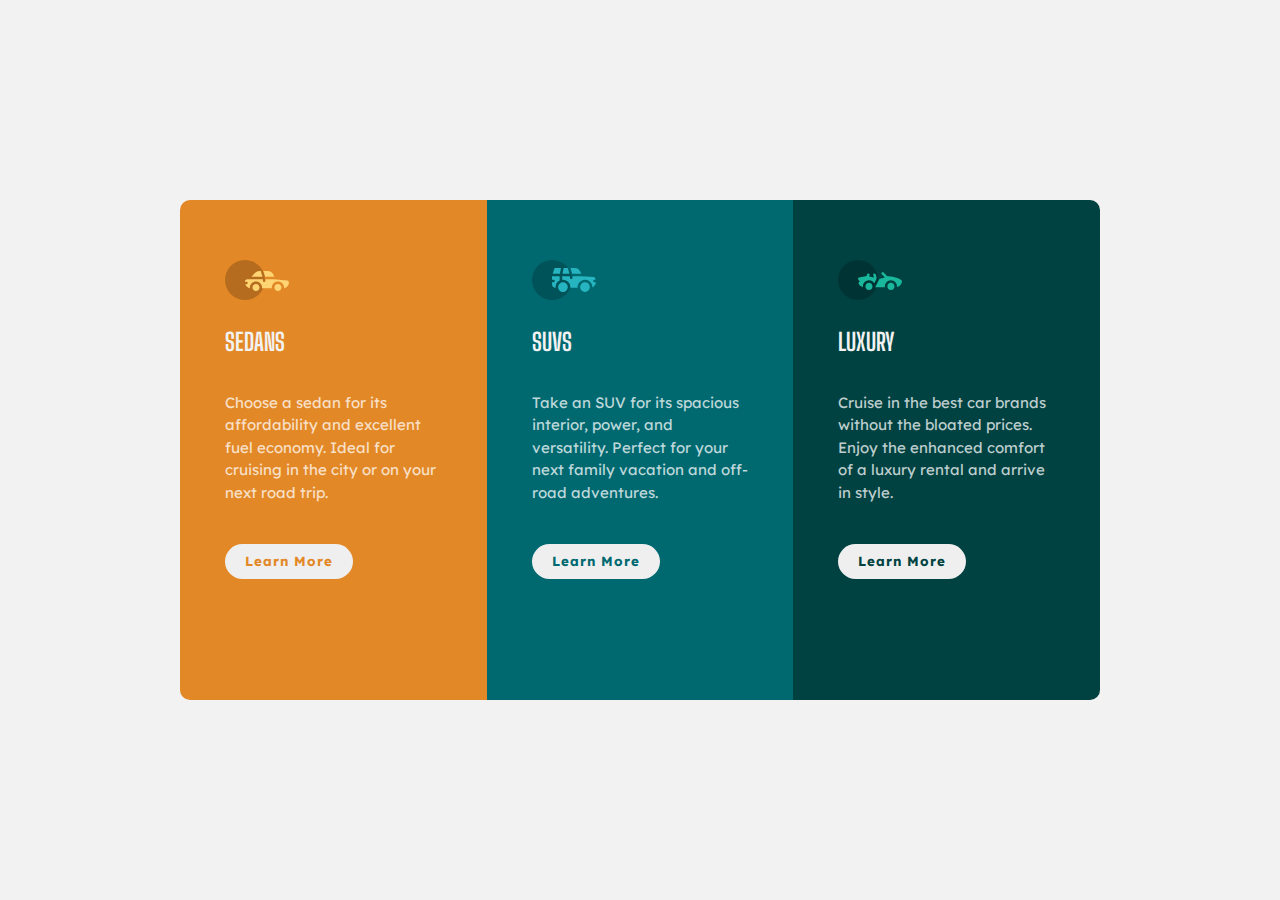
<file: 3-column-preview-card-component-main/index.html>
<!DOCTYPE html>
<html lang="en">
<head>
  <meta charset="UTF-8">
  <meta name="viewport" content="width=device-width, initial-scale=1.0"> <!-- displays site properly based on user's device -->
  <link rel="icon" type="image/png" sizes="32x32" href="./images/favicon-32x32.png">
  <link rel="preconnect" href="https://fonts.gstatic.com">
  <link href="https://fonts.googleapis.com/css2?family=Big+Shoulders+Display:wght@700&family=Lexend+Deca&display=swap" rel="stylesheet">
  <link type="text/css" rel="stylesheet" href="index.css">
  <title>Frontend Mentor | 3-column preview card component</title>
</head>
<body>
  <main>
    <div class='container'>
      <div class='item sedans'>
        <img src='./images/icon-sedans.svg' alt=''/>
        <h2>Sedans</h2>
        <p>Choose a sedan for its affordability and excellent fuel economy. Ideal for cruising in the city 
        or on your next road trip.</p>
        <button class='btn btn-1'>Learn More</button>
      </div>
      <div class='item suvs'>
        <img src='./images/icon-suvs.svg' alt=''/>
        <h2>SUVs</h2>
        <p>Take an SUV for its spacious interior, power, and versatility. Perfect for your next family vacation 
        and off-road adventures.</p>
        <button class='btn btn-2'>Learn More</button>
      </div>
      <div class='item luxury'>
        <img src='./images/icon-luxury.svg' alt=''/>
        <h2>Luxury</h2>
        <p>Cruise in the best car brands without the bloated prices. Enjoy the enhanced comfort of a luxury 
        rental and arrive in style.</p>
        <button class='btn btn-3'>Learn More</button>
      </div>
    </div>
  </main>
</body>
</html>
</file>
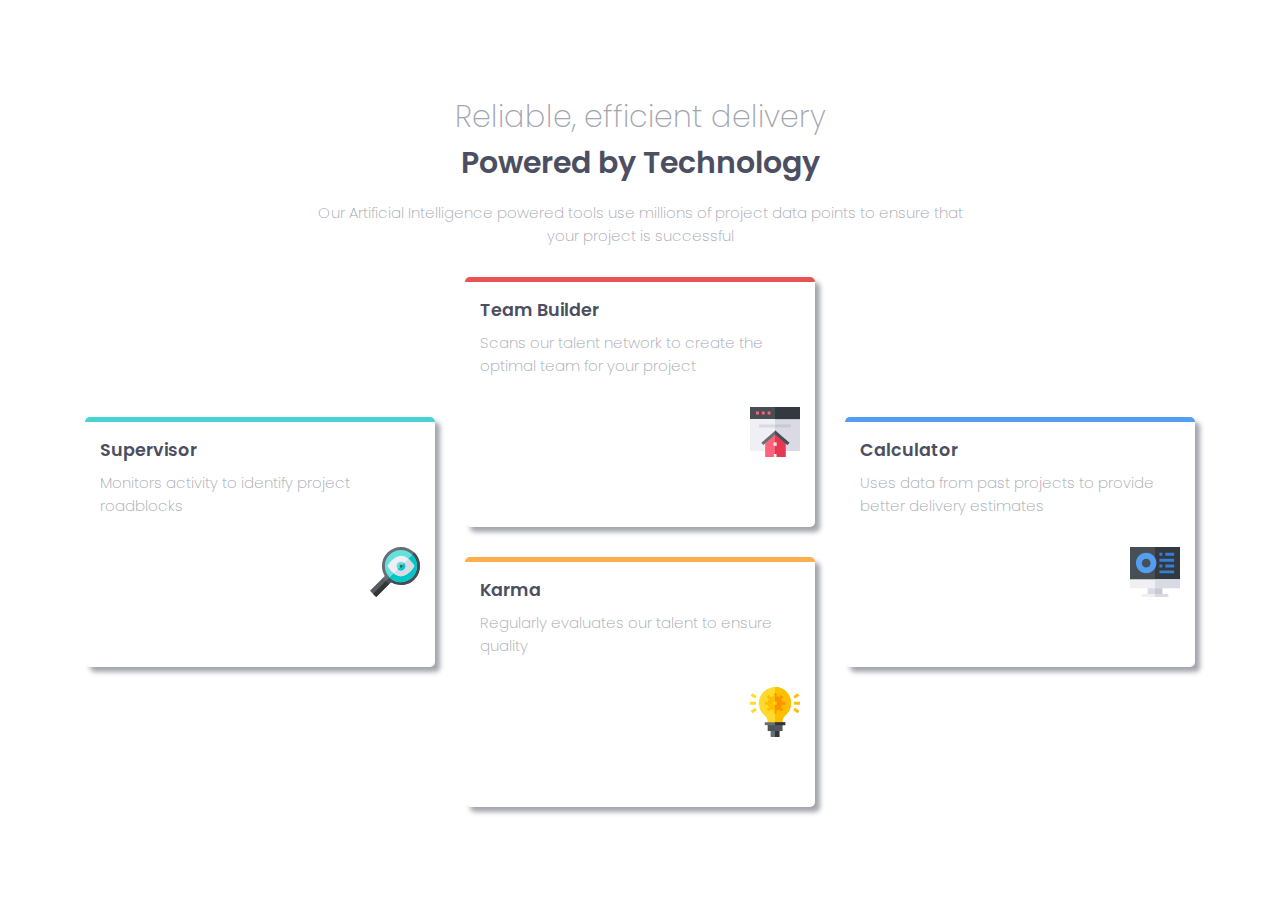
<file: four-card-feature-section-master/index.html>
<!DOCTYPE html>
<html lang="en">
<head>
  <meta charset="UTF-8">
  <meta name="viewport" content="width=device-width, initial-scale=1.0"> <!-- displays site properly based on user's device -->
  <link rel="icon" type="image/png" sizes="32x32" href="./images/favicon-32x32.png">
  <link rel="preconnect" href="https://fonts.gstatic.com">
  <link href="https://fonts.googleapis.com/css2?family=Poppins:wght@200;400;600&display=swap" rel="stylesheet">
  <title>Frontend Mentor | Four card feature section</title>
  <link rel="stylesheet" href='index.css'>
</head>
<body>
  <div class='container'>
    <div class='container-hero'>
      <h1 class='accent'>Reliable, efficient delivery</h1>
      <h1>Powered by Technology</h1>
      <p> Our Artificial Intelligence powered tools use millions of project data points 
        to ensure that your project is successful
      </p>
    </div>
    <div class='cards'>
      <div class='card supervisor'>
        <div class='card-info'>
          <h3>Supervisor</h3>
          <p>Monitors activity to identify project roadblocks</p>
        </div>
        <img src='images/icon-supervisor.svg' alt=''/>
      </div>
      <div class='card team-builder'>
        <div class='card-info'>
          <h3>Team Builder</h3>
          <p>Scans our talent network to create the optimal team for your project</p>
        </div>
        <img src='images/icon-team-builder.svg' alt=''/>
      </div>
      <div class='card karma'>
        <div class='card-info'>
          <h3>Karma</h3>
          <p> Regularly evaluates our talent to ensure quality</p>
        </div>
        <img src='images/icon-karma.svg' alt=''/>
      </div>
      <div class='card calculator'>
        <div class='card-info'>
          <h3>Calculator</h3>
          <p>Uses data from past projects to provide better delivery estimates</p>
        </div>
        <img src='images/icon-calculator.svg' alt=''/>
      </div>
    </div>
  </div>
</body>
</html>
</file>
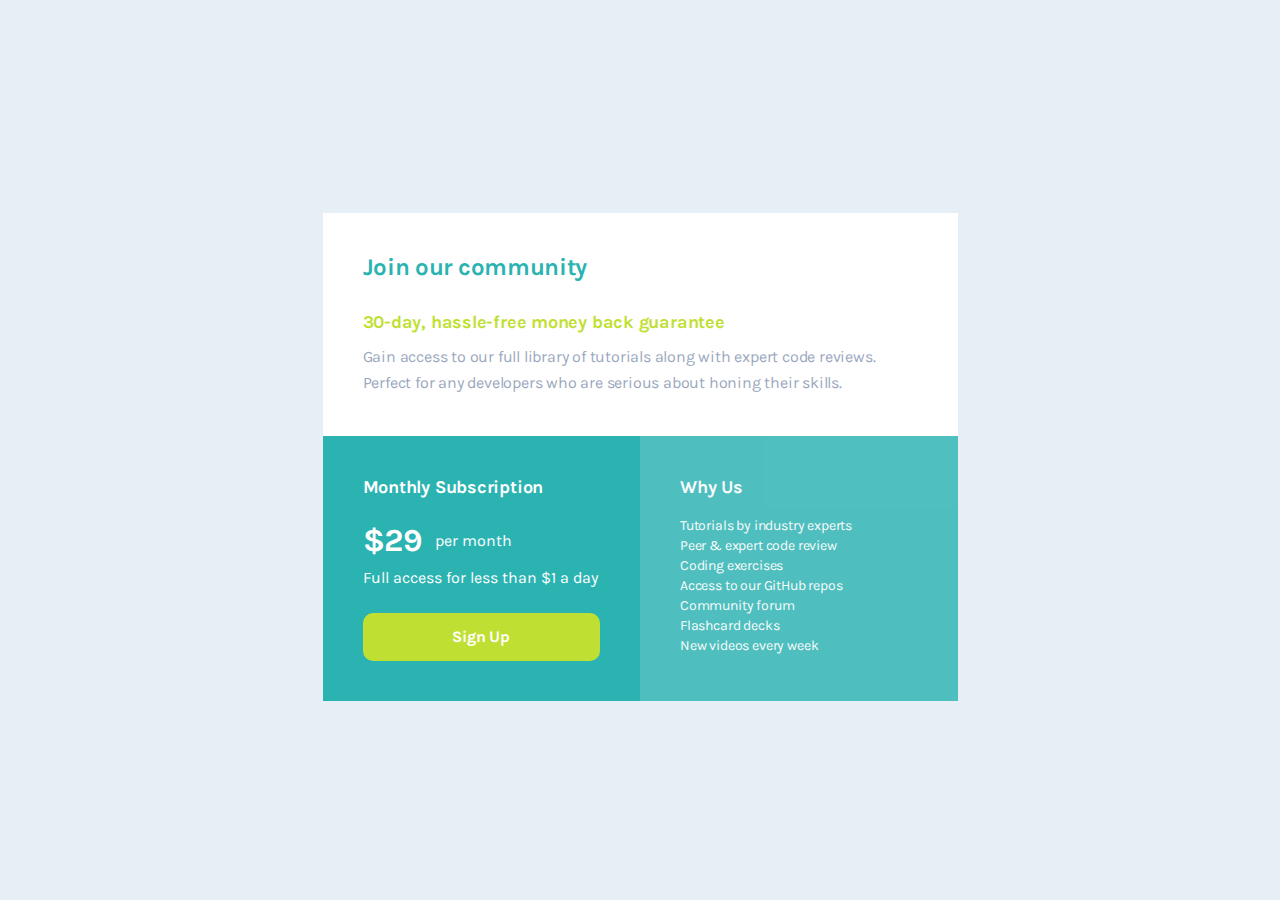
<file: single-price-grid-component-master/index.html>
<!DOCTYPE html>
<html lang="en">
<head>
  <meta charset="UTF-8">
  <meta name="viewport" content="width=device-width, initial-scale=1.0"> <!-- displays site properly based on user's device -->
  <link rel="icon" type="image/png" sizes="32x32" href="./images/favicon-32x32.png">
  <link rel="preconnect" href="https://fonts.googleapis.com">
  <link rel="preconnect" href="https://fonts.gstatic.com" crossorigin>
  <link href="https://fonts.googleapis.com/css2?family=Karla:wght@400;700&display=swap" rel="stylesheet">
  <link rel='stylesheet' type="text/css" href='index.css'>
  <title>Frontend Mentor | Single Price Grid Component</title>
</head>
<body>
  <div class='container'>
    <div class='top-grid'>
      <h1>Join our community</h1>
      <h3>30-day, hassle-free money back guarantee</h3>
      <p>Gain access to our full library of tutorials along with expert code reviews.</p>
      <p>Perfect for any developers who are serious about honing their skills.</p>
    </div>
    <div class='left-grid'>
      <h3>Monthly Subscription</h3>
      <div class='monthly'>
        <span class='price'>&dollar;29</span><p>per month</p>
      </div>
      <p>Full access for less than <span>&dollar;1 </span>a day</p>
      <button class='btn'>Sign Up</button>
    </div>
    <div class='right-grid'>
      <h3>Why Us</h3>
      <ul>
        <li>Tutorials by industry experts</li>
        <li>Peer &amp; expert code review</li>
        <li>Coding exercises</li>
        <li>Access to our GitHub repos</li>
        <li>Community forum</li>
        <li>Flashcard decks</li>
        <li>New videos every week</li>
      </ul>
    </div>
  </div>
</body>
</html>
</file>
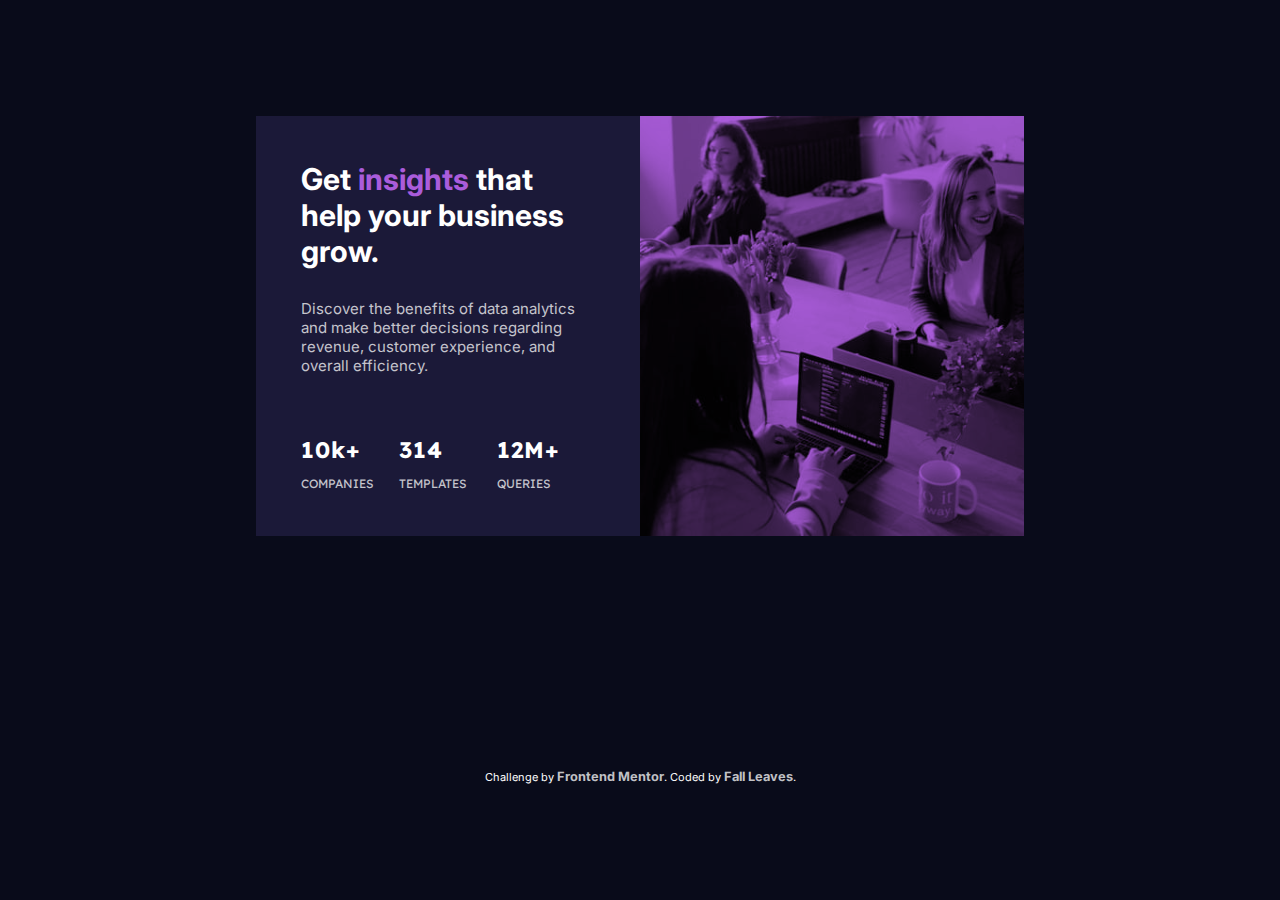
<file: stats-preview-card-component-main 2/index.html>
<!DOCTYPE html>
<html lang="en">
<head>
  <meta charset="UTF-8">
  <meta name="viewport" content="width=device-width, initial-scale=1.0"> <!-- displays site properly based on user's device -->
  <link rel="icon" type="image/png" sizes="32x32" href="./images/favicon-32x32.png">
  <link rel="preconnect" href="https://fonts.gstatic.com">
  <link href="https://fonts.googleapis.com/css2?family=Inter:wght@400;700&family=Lexend+Deca&display=swap" rel="stylesheet">
  <link rel="stylesheet" href='index.css'>
  <title>Frontend Mentor | Stats preview card component</title>
</head>
<body>
  <div class='card-container'>
    <div class='left-col'>
      <div class='header'>
        <h1>Get <span class='accent-text'>insights </span>that help your business grow.</h1>
      </div>
      <div class='intro'>
        <p>Discover the benefits of data analytics and make better decisions regarding revenue, customer 
        experience, and overall efficiency.</p>
      </div>
      <div class='stats'>
        <div class='stats-item'>
          <h2>10k+</h2>
          <p>companies</p>
        </div>
        <div class='stats-item'>
          <h2>314</h2>
          <p>templates</p>
        </div>
        <div class='stats-item'>
          <h2>12M+</h2>
          <p>queries</p>
        </div>
      </div>
    </div>
    <div class='right-col'>
    
    </div>
  </div>
  <div class="attribution">
    Challenge by <a href="https://www.frontendmentor.io?ref=challenge" target="_blank">Frontend Mentor</a>. 
    Coded by <a href="#"> Fall Leaves</a>.
  </div>
</body>
</html>
</file>
<file: 3-column-preview-card-component-main/index.css>
:root{
   --bright-orange: hsl(31, 77%, 52%);
   --dark-cyan: hsl(184, 100%, 22%);
   --very-dark-cyan: hsl(179, 100%, 13%);
   --transparent-white: hsla(0, 0%, 100%, 0.75);
   --very-light-gray-background: hsl(0, 0%, 95%);
}

*,
*::before,
*::after{
    padding:0;
    margin:0;
    box-sizing:border-box;
}

body{
    background:var(--very-light-gray-background);
    display:grid;
    place-items:center;
    min-height:100vh;
    font-size:15px;
    font-family: 'Lexend Deca', sans-serif;
}

.container{
    width:920px;
    height:500px;
    max-width:1100px;
    display:grid;
    grid-template-columns:repeat(3, 1fr);
}

.item{
    padding:4em 3em;
    color:var(--transparent-white);
}

.item img{
    margin-bottom:1.5em;
}

.item h2{
    font-family: 'Big Shoulders Display', cursive;
    color:var(--very-light-gray-background);
    font-size:1.5rem;
    text-transform:uppercase;
    margin-bottom:1.5em;
}

.item p{
    line-height:1.5;
}

.btn{
    padding:0.7em 1.5em;
    border-radius:20px;
    border:none;
    outline:none;
    font-family: inherit;
    font-weight:700;
    align-self: flex-end;
    margin-top:3em;
    letter-spacing:1px;
    transition:all 0.5s ease;
}

.sedans .btn{
    color: var(--bright-orange);
}

.suvs .btn{
    color: var(--dark-cyan);
}

.luxury .btn{
    color: var(--very-dark-cyan);
}

.btn:hover{
    border:2px solid #fff;
    color:#fff;
}

.sedans .btn:hover{
    background:var(--bright-orange);
}

.suvs .btn:hover{
    background:var(--dark-cyan); 
}

.luxury .btn:hover{
    background:var(--very-dark-cyan); 
}

.item.sedans{
    background:var(--bright-orange);
    border-top-left-radius:10px;
    border-bottom-left-radius:10px;
}

.item.suvs{
    background:var(--dark-cyan);
}

.item.luxury{
    background:var(--very-dark-cyan);
    border-top-right-radius:10px;
    border-bottom-right-radius:10px;
}

@media only screen and (max-width:1000px){
    .container{
        grid-template-columns:1fr;
        grid-template-rows:repeat(3,1fr);
    }

    .item.sedans{
        border-top-right-radius:10px;
        border-bottom-left-radius:0px;
    }

    .item.luxury{
        border-top-right-radius:0px;
        border-bottom-left-radius:10px;
    }
}
</file>
<file: four-card-feature-section-master/index.css>
:root{
    /*primary*/
    --primary-red:hsl(0, 78%, 62%);
    --primary-cyan: hsl(180, 62%, 55%);
    --primary-orange:hsl(34, 97%, 64%);
    --primary-blue:hsl(212, 86%, 64%);
    /*neutral*/
    --very-dark-blue: hsl(234, 12%, 34%);
    --grayish-blue: hsl(229, 6%, 66%);
    --very-light-gray: hsl(0, 0%, 98%);
}

*,
*::before,
*::after{
    margin:0;
    padding:0;
    box-sizing: border-box;
}

body{
    font-size: 15px;
    color:var(--very-dark-blue);
    font-family: 'Poppins', sans-serif;
    display:grid;
    place-items:center;
    min-height:100vh;
}

.container{
    display:flex;
    flex-direction:column;
    align-items:center;
}

.container-hero {
    text-align:center;
    width:60vw;
    margin-bottom:2em;
    max-width:650px;
}

.container .container-hero h1.accent,
.container .container-hero p,
.card p{
    font-weight:200;
    color:var(--grayish-blue);
    
}

.container .container-hero h1:nth-child(2){
    margin-bottom:0.5em;
    font-weight:600;
}

.cards{
    display:grid;
    grid-template-columns:repeat(3,1fr);
    grid-template-rows:repeat(4,1fr);
    grid-gap:2em;
    width:1110px;
    max-width:1110px;
    height:530px;
}

.card{
    padding:1em;
    box-shadow: 5px 5px 5px var(--grayish-blue);
    border-radius:5px;
    display:flex;
    flex-direction:column;
}

.card h3{
    font-weight:600;
    margin-bottom:0.5em;
}

.card-info{
    margin-bottom:2em;
}

.card img{
   width:50px;
   height:auto;
   margin-left:auto;
   margin-right:0;
}

.supervisor{
    grid-column:1/2;
    grid-row:2/4;
    border-top:5px solid var(--primary-cyan);
}

.team-builder{
    grid-column:2/3;
    grid-row:1/3;
    border-top:5px solid var(--primary-red);
}

.karma{
    grid-column:2/3;
    grid-row:3/5;
    border-top:5px solid var(--primary-orange);
}

.calculator{
    grid-column:3/4;
    grid-row:2/4;
    border-top:5px solid var(--primary-blue);
}

@media only screen and (max-width:760px){
    .card-hero{
        min-width:100%;
    }

    .cards{
        display:flex;
        flex-direction:column;
        max-width:700px;
    }

    .container-hero h1{
        font-size:1.1rem;
    }

    .container-hero h1:first-child{
        margin-top:5em;
    }

    .container-hero p{
        font-size:0.7rem;
    }

    .card img{
        width:40px;
    }

    .card h3{
        font-size:0.9rem;
    }

    .card p{
        font-size:0.7rem;
    }

}
</file>
<file: single-price-grid-component-master/index.css>
*,
*::before,
*::after{
    box-sizing:border-box;
    margin:0;
    padding:0;
}

body{
    font-family: 'Karla', sans-serif;
    background:#E6EFF5;
    display:grid;
    place-items:center;
    min-height:100vh;
}

.container{
    width:635px;
    height:475px;
    display:grid;
    grid-template-columns:repeat(2,1fr);
    grid-template-rows:repeat(2,1fr);
}

.top-grid,.left-grid,.right-grid{
    padding-top:40px;
    padding-left:40px; 
    padding-bottom:40px;
}
.top-grid{
    grid-column:1/3;
    grid-template:1/2;
    background:#fff;
}

.top-grid h1{
    font-size:24px;
    font-weight:700;
    letter-spacing:-0.3px;
    color:#2AB3B1;
    margin-bottom:30px;
}

.top-grid h3{
    font-size:18px;
    font-weight:700;
    letter-spacing:-0.22px;
    color:#C0DF33;
    margin-bottom:11px;
}

.top-grid p{
    font-size:16px;
    font-weight:400;
    letter-spacing:-0.2px;
    line-height:26px;
    color:#9AA7BE;
}

.left-grid{
    grid-column:1/2;
    grid-row:2/3;
    background:#2AB3B1;
    color:#fff;
}

.left-grid h3{
    margin-bottom:24px;
    font-size:18px;
    font-weight:700;
    letter-spacing:-0.22px;
}

.left-grid .price{
    font-size:32px;
    font-weight:700;
    letter-spacing:-0.4px;
    margin-right:13px;
}

.monthly{
    display:flex;
    align-items:center;
    margin-bottom:9px;
}

.left-grid .btn{
    margin-top:26px;
    width:237px;
    height:48px;
    color:#fff;
    background:#C0DF33;
    border:none;
    outline:none;
    border-radius:10px;
    font-family: inherit;
    font-size:16px;
    font-weight:700;
    letter-spacing:-0.2px;
}

.right-grid{
    grid-column:2/3;
    grid-column:2/3;
    background:#2AB3B1;
    opacity:0.8;
    color:#fff;
}

.right-grid h3{
    font-weight:700;
    font-size:18px;
    letter-spacing:-0.22px;
    margin-bottom:18px;
}

.right-grid li{
    list-style-type: none;
    font-size:14px;
    line-height:20px;
    font-weight:400;
    letter-spacing:-0.17px;
}

@media only screen and (max-width:576px){
    .container{
        width:311px;
        height:722px;
        grid-template-columns:1fr;
        grid-template-rows:repeat(3,1fr);
    }

    .top-grid{
        grid-column:1/2;
        grid-row:1/2;
    }

    .left-grid{
        grid-column:1/2;
        grid-row:2/3;  
    }

    .right-grid{
        grid-column:1/2;
        grid-row:3/4;
    }
}
</file>
<file: stats-preview-card-component-main 2/index.css>
:root{
    --very-dark-blue: hsl(233, 47%, 7%);
    --dark-desaturated-blue: hsl(244, 38%, 16%);
    --soft-violet-accent: hsl(277, 64%, 61%);
    --white-color:hsl(0, 0%, 100%);
    --slightly-transparent-white: hsla(0, 0%, 100%, 0.75);
    --slightly1-transparent-white: hsla(0, 0%, 100%, 0.6);
}

*{
    padding:0;
    margin:0;
    box-sizing:border-box;
}
body{
    font-size:12px;
    background:var(--very-dark-blue);
    display:grid;
    place-items: center;
    height:100vh;
    color:#fff;
    font-family: 'Inter', sans-serif;
}

.card-container{
    display:grid;
    width:90vw;
    grid-template-columns:1fr;
    grid-template-rows:repeat(2,1fr);
}

.left-col{
    background:var(--dark-desaturated-blue);
    padding:1em;
    grid-column:1/-1;
    grid-row:2/3;
}

.header{
    margin-bottom:2em;
}

.accent-text{
    color:var(--soft-violet-accent);
}

.intro{
    margin-bottom:4em;
}

.stats{
    display:grid;
    grid-template-columns:repeat(3,1fr);
    font-family: 'Lexend Deca', sans-serif;
}

p{
    color:var(--slightly-transparent-white);
}

.stats-item h2{
    letter-spacing:1px;
}

.stats-item p{
    text-transform: uppercase;
    font-size:0.5rem;
    margin-top:1em;
}

.right-col{
    grid-column:1/-1;
    grid-row:1/2;
    background-image:url('./images/image-header-desktop.jpg');
    background-color:var(--soft-violet-accent);
    background-repeat:no-repeat;
    background-size:cover;
    background-position:center;
    background-blend-mode: multiply;
}

.attribution { 
    font-size: 11px; text-align: center; 
}

.attribution a { 
    font-size:0.8rem;
    color: var(--slightly-transparent-white); 
    text-decoration: none;
    font-weight:700;
}

@media only screen and (min-width:768px){
    body{
        font-size:15px;
    }
    .card-container{
       width: 60vw;
       grid-template-columns:repeat(2,1fr);
       grid-template-rows:1fr;
    }
    .left-col{
        padding:1em;
        grid-column:1/2;
        grid-row:1/-1;
    }

    .right-col{
        grid-column:2/3;
        grid-row:1/-1;
    }

    .stats-item p{
        font-size:0.75rem;
    }

}

@media only screen and (min-width:992px){
    .left-col{
        padding:3em;
    }
}
</file>
